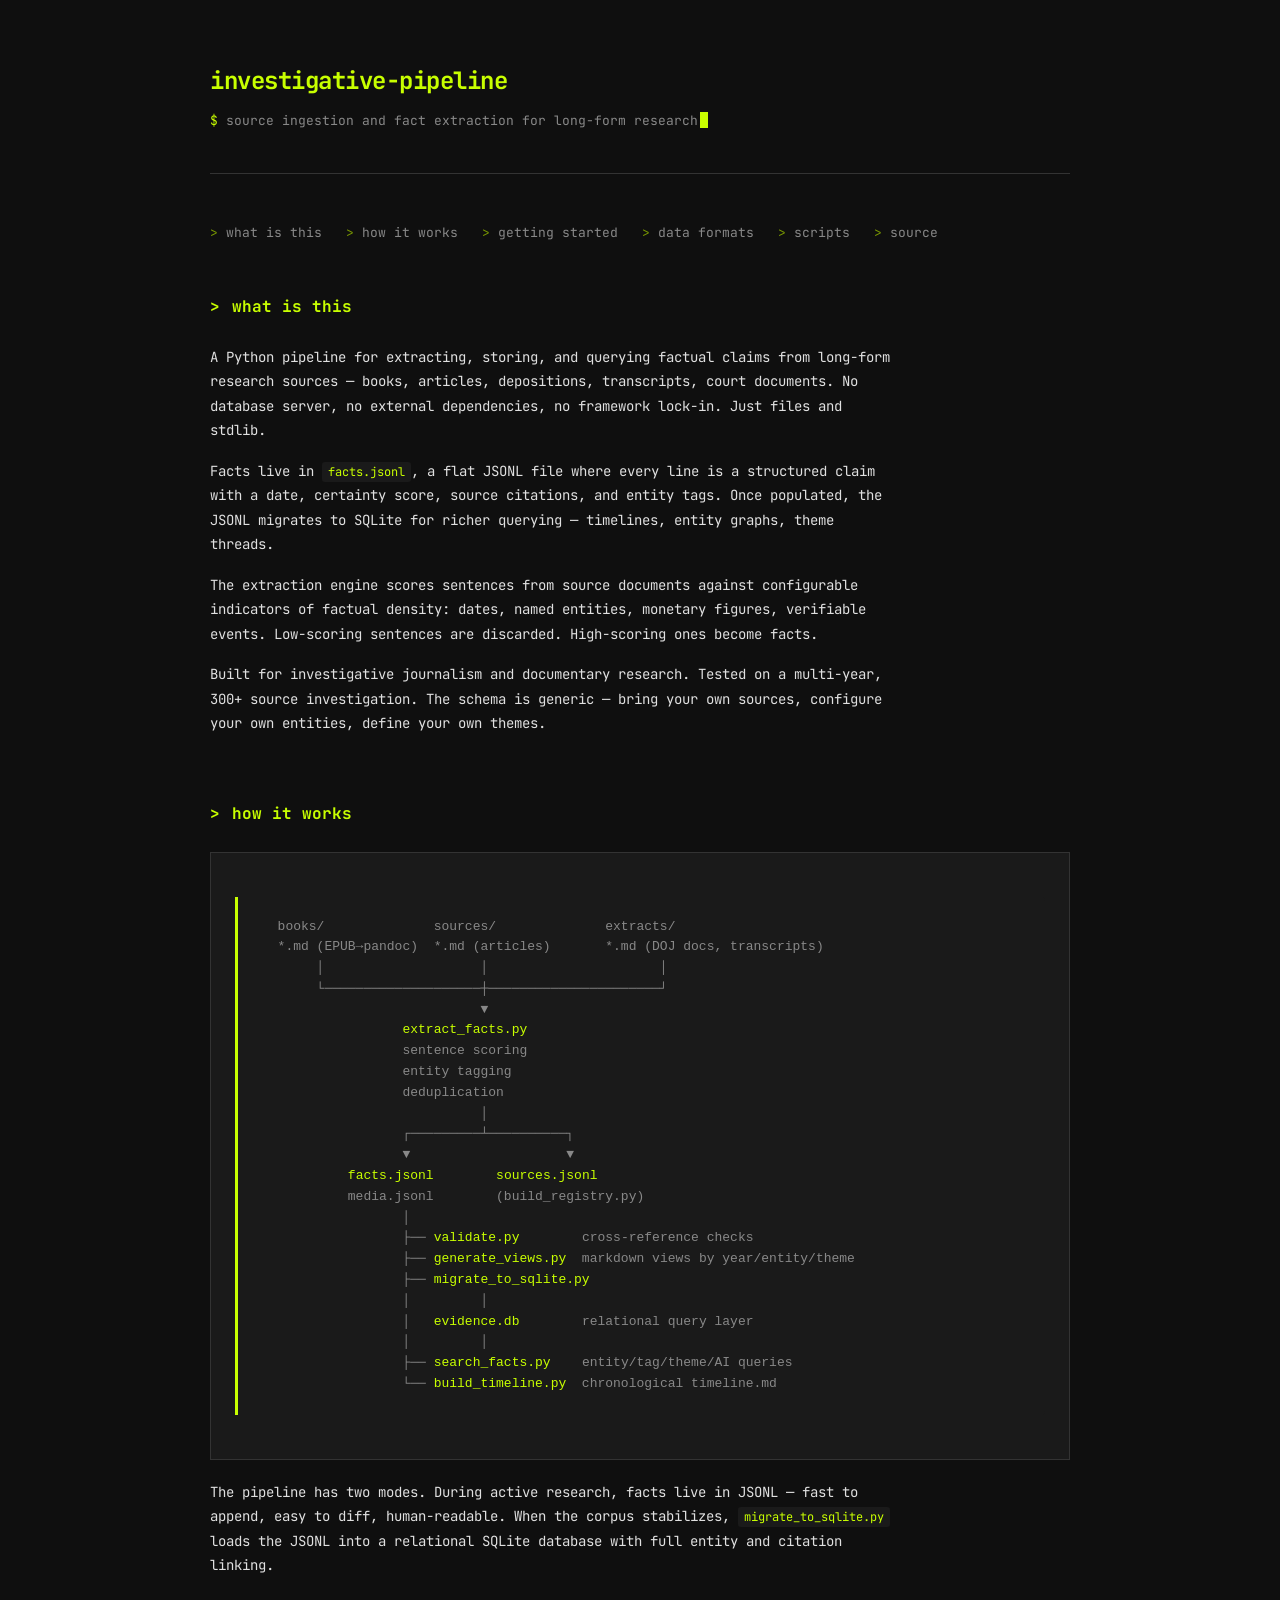
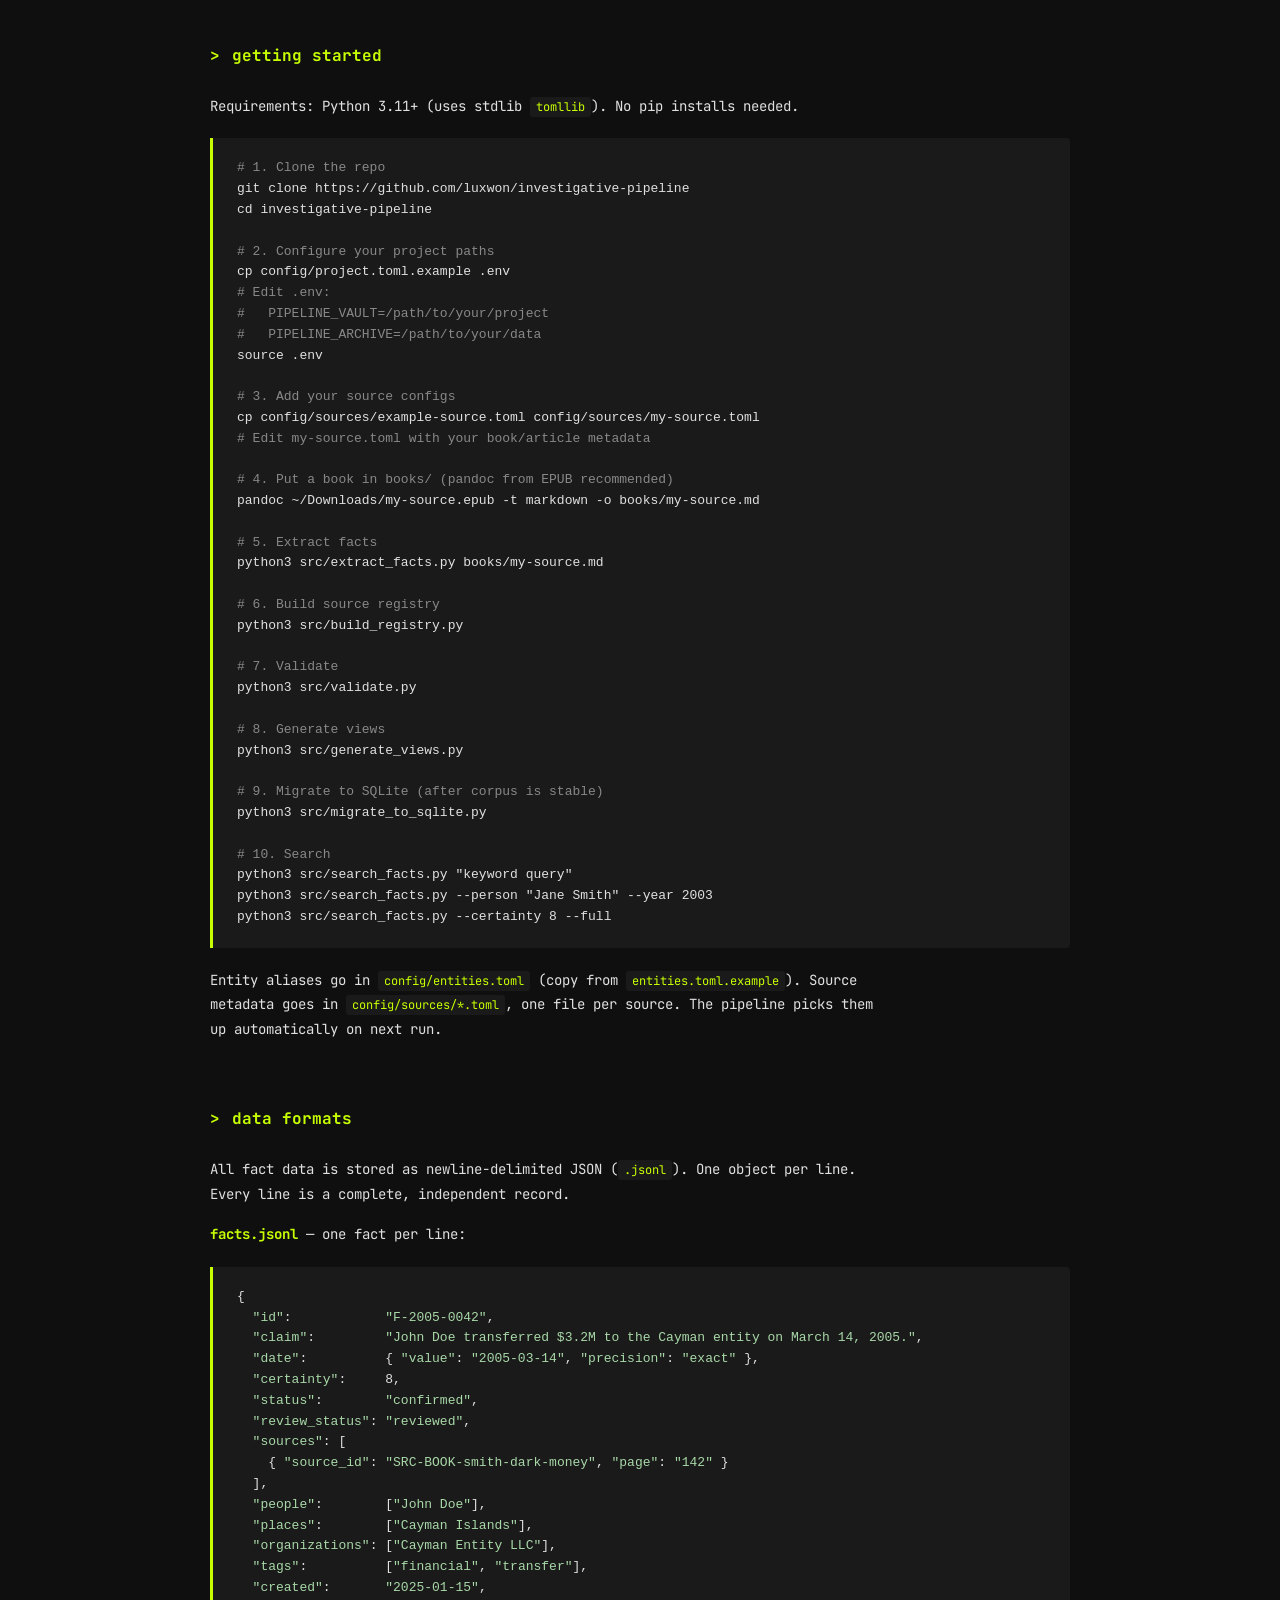
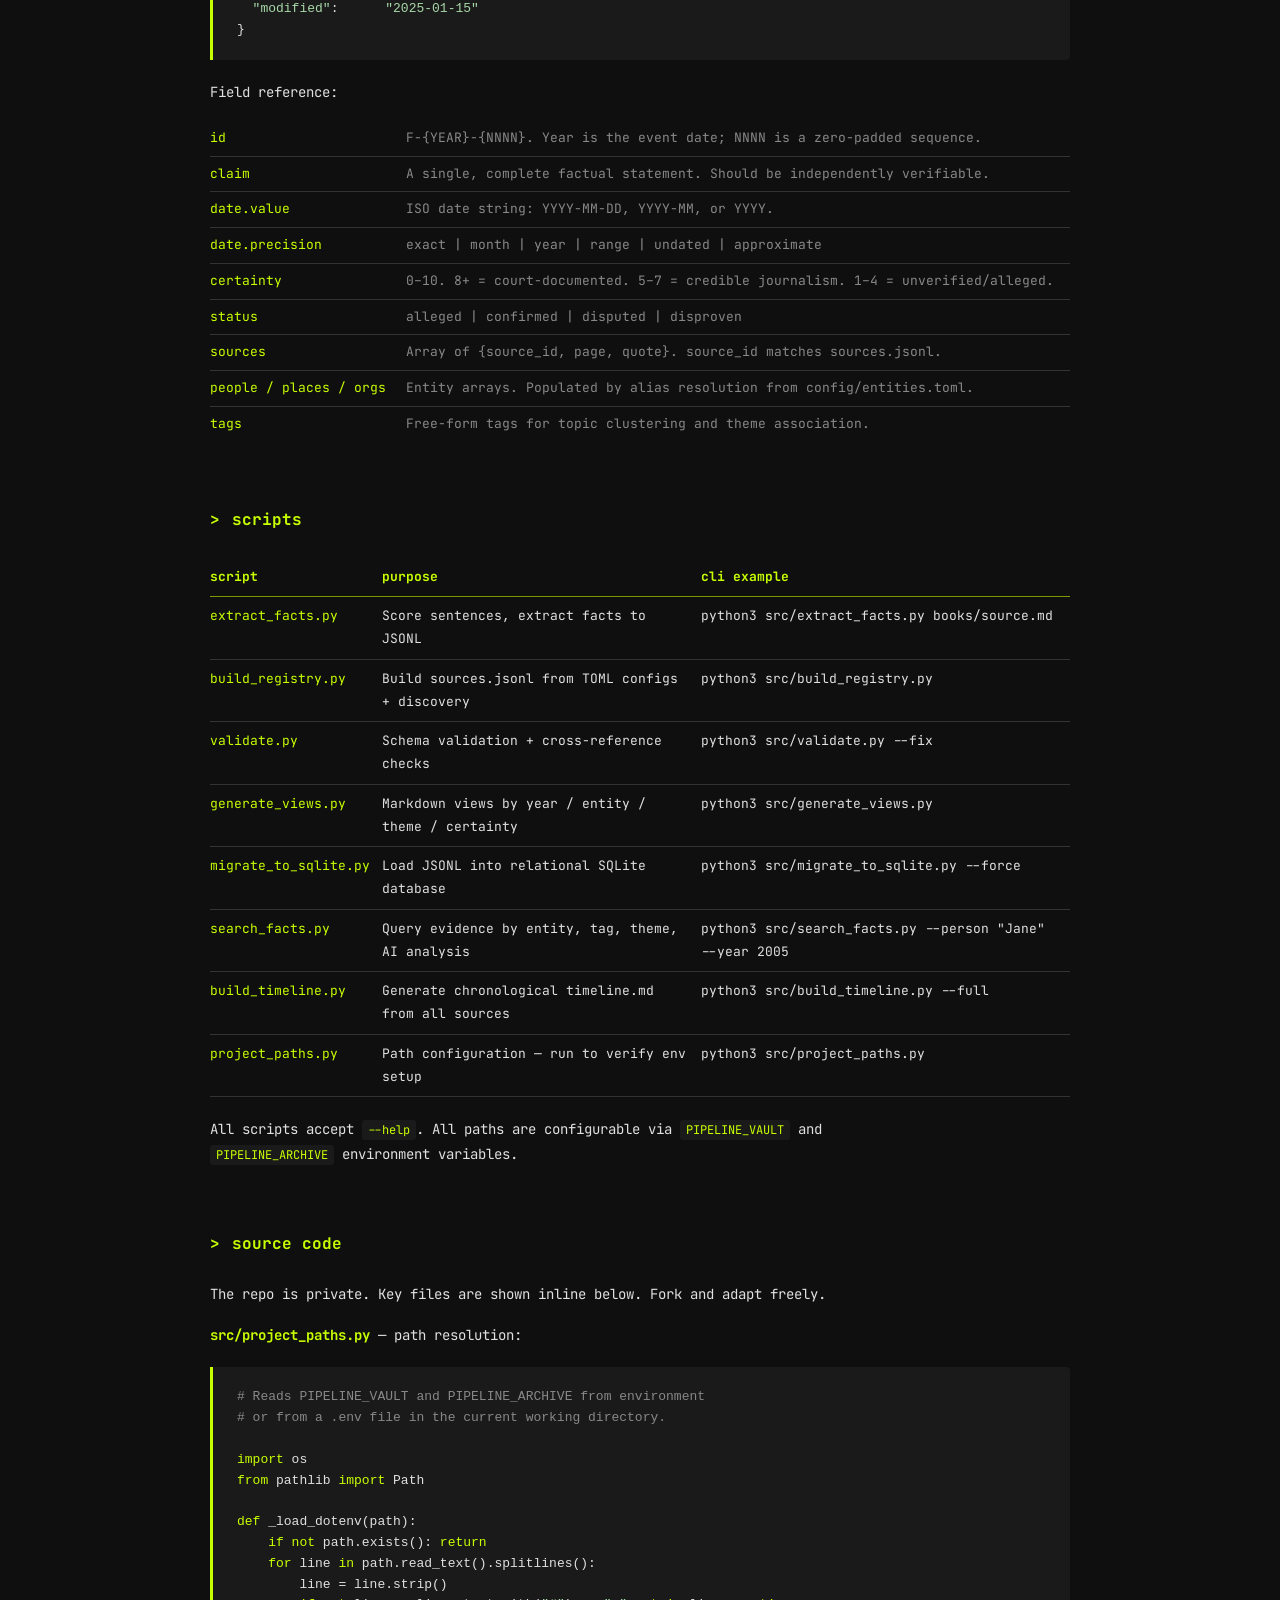
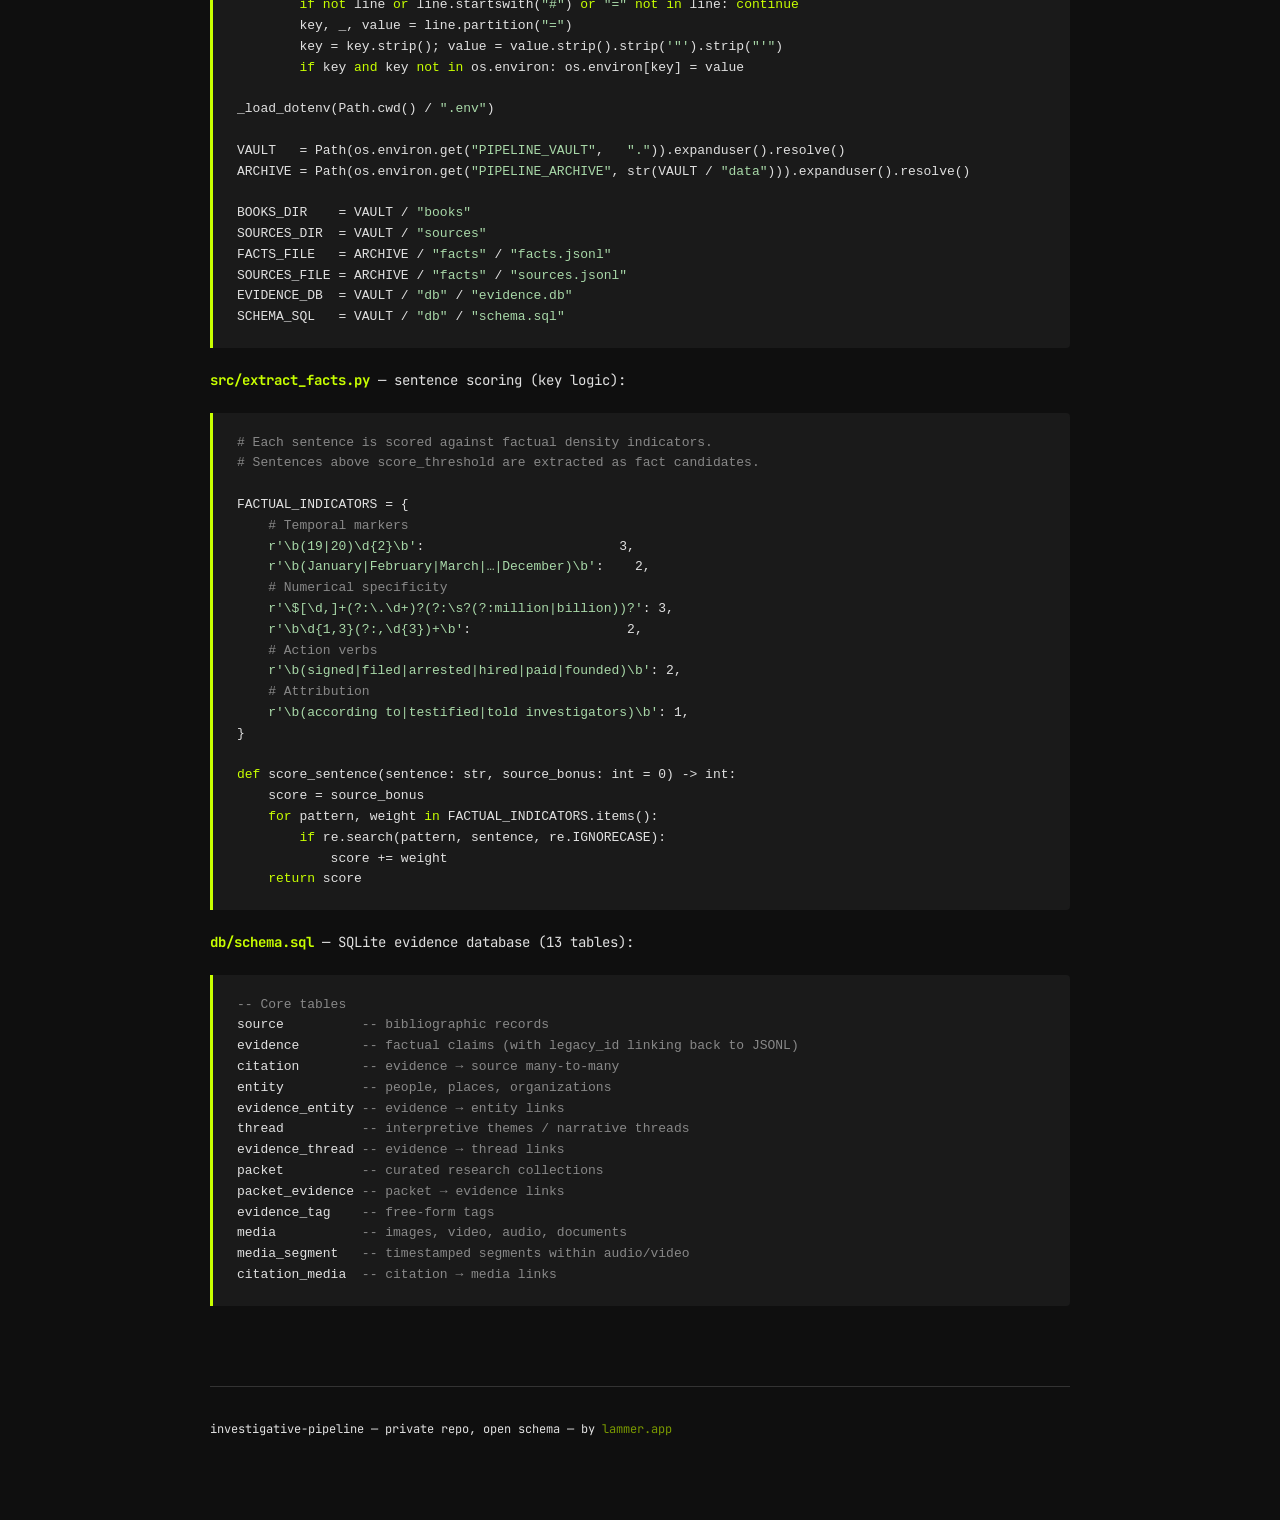
<file: site/index.html>
<!DOCTYPE html>
<html lang="en">
<head>
  <meta charset="UTF-8">
  <meta name="viewport" content="width=device-width, initial-scale=1.0">
  <title>investigative-pipeline</title>
  <link rel="preconnect" href="https://fonts.googleapis.com">
  <link rel="preconnect" href="https://fonts.gstatic.com" crossorigin>
  <link href="https://fonts.googleapis.com/css2?family=JetBrains+Mono:wght@400;700&display=swap" rel="stylesheet">
  <link rel="stylesheet" href="style.css">
</head>
<body>
<div class="container">

  <header>
    <div class="project-name">investigative-pipeline</div>
    <div class="project-tagline">
      <span class="prompt-prefix">$ </span>source ingestion and fact extraction for long-form research<span class="cursor"></span>
    </div>
  </header>

  <nav>
    <a href="#what">what is this</a>
    <a href="#how">how it works</a>
    <a href="#start">getting started</a>
    <a href="#formats">data formats</a>
    <a href="#scripts">scripts</a>
    <a href="#source">source</a>
  </nav>

  <!-- ── WHAT ────────────────────────────────────────────────────────────── -->

  <section id="what">
    <div class="section-header">
      <span class="section-prompt">&gt;</span>
      <span class="section-title">what is this</span>
    </div>

    <p>A Python pipeline for extracting, storing, and querying factual claims from long-form research sources — books, articles, depositions, transcripts, court documents. No database server, no external dependencies, no framework lock-in. Just files and stdlib.</p>

    <p>Facts live in <code>facts.jsonl</code>, a flat JSONL file where every line is a structured claim with a date, certainty score, source citations, and entity tags. Once populated, the JSONL migrates to SQLite for richer querying — timelines, entity graphs, theme threads.</p>

    <p>The extraction engine scores sentences from source documents against configurable indicators of factual density: dates, named entities, monetary figures, verifiable events. Low-scoring sentences are discarded. High-scoring ones become facts.</p>

    <p>Built for investigative journalism and documentary research. Tested on a multi-year, 300+ source investigation. The schema is generic — bring your own sources, configure your own entities, define your own themes.</p>
  </section>

  <!-- ── HOW ─────────────────────────────────────────────────────────────── -->

  <section id="how">
    <div class="section-header">
      <span class="section-prompt">&gt;</span>
      <span class="section-title">how it works</span>
    </div>

    <div class="ascii-diagram"><pre>
  books/              sources/              extracts/
  *.md (EPUB→pandoc)  *.md (articles)       *.md (DOJ docs, transcripts)
       │                    │                      │
       └────────────────────┼──────────────────────┘
                            ▼
                  <span class="hl">extract_facts.py</span>
                  sentence scoring
                  entity tagging
                  deduplication
                            │
                  ┌─────────┴──────────┐
                  ▼                    ▼
           <span class="hl">facts.jsonl</span>        <span class="hl">sources.jsonl</span>
           media.jsonl        (build_registry.py)
                  │
                  ├── <span class="hl">validate.py</span>        cross-reference checks
                  ├── <span class="hl">generate_views.py</span>  markdown views by year/entity/theme
                  ├── <span class="hl">migrate_to_sqlite.py</span>
                  │         │
                  │   <span class="hl">evidence.db</span>        relational query layer
                  │         │
                  ├── <span class="hl">search_facts.py</span>    entity/tag/theme/AI queries
                  └── <span class="hl">build_timeline.py</span>  chronological timeline.md
</pre></div>

    <p>The pipeline has two modes. During active research, facts live in JSONL — fast to append, easy to diff, human-readable. When the corpus stabilizes, <code>migrate_to_sqlite.py</code> loads the JSONL into a relational SQLite database with full entity and citation linking.</p>
  </section>

  <!-- ── GETTING STARTED ─────────────────────────────────────────────────── -->

  <section id="start">
    <div class="section-header">
      <span class="section-prompt">&gt;</span>
      <span class="section-title">getting started</span>
    </div>

    <p>Requirements: Python 3.11+ (uses stdlib <code>tomllib</code>). No pip installs needed.</p>

<pre><span class="comment"># 1. Clone the repo</span>
git clone https://github.com/luxwon/investigative-pipeline
cd investigative-pipeline

<span class="comment"># 2. Configure your project paths</span>
cp config/project.toml.example .env
<span class="comment"># Edit .env:</span>
<span class="comment">#   PIPELINE_VAULT=/path/to/your/project</span>
<span class="comment">#   PIPELINE_ARCHIVE=/path/to/your/data</span>
source .env

<span class="comment"># 3. Add your source configs</span>
cp config/sources/example-source.toml config/sources/my-source.toml
<span class="comment"># Edit my-source.toml with your book/article metadata</span>

<span class="comment"># 4. Put a book in books/ (pandoc from EPUB recommended)</span>
pandoc ~/Downloads/my-source.epub -t markdown -o books/my-source.md

<span class="comment"># 5. Extract facts</span>
python3 src/extract_facts.py books/my-source.md

<span class="comment"># 6. Build source registry</span>
python3 src/build_registry.py

<span class="comment"># 7. Validate</span>
python3 src/validate.py

<span class="comment"># 8. Generate views</span>
python3 src/generate_views.py

<span class="comment"># 9. Migrate to SQLite (after corpus is stable)</span>
python3 src/migrate_to_sqlite.py

<span class="comment"># 10. Search</span>
python3 src/search_facts.py "keyword query"
python3 src/search_facts.py --person "Jane Smith" --year 2003
python3 src/search_facts.py --certainty 8 --full</pre>

    <p>Entity aliases go in <code>config/entities.toml</code> (copy from <code>entities.toml.example</code>). Source metadata goes in <code>config/sources/*.toml</code>, one file per source. The pipeline picks them up automatically on next run.</p>
  </section>

  <!-- ── DATA FORMATS ────────────────────────────────────────────────────── -->

  <section id="formats">
    <div class="section-header">
      <span class="section-prompt">&gt;</span>
      <span class="section-title">data formats</span>
    </div>

    <p>All fact data is stored as newline-delimited JSON (<code>.jsonl</code>). One object per line. Every line is a complete, independent record.</p>

    <p><strong style="color: var(--green)">facts.jsonl</strong> — one fact per line:</p>

<pre>{
  <span class="string">"id"</span>:            <span class="string">"F-2005-0042"</span>,
  <span class="string">"claim"</span>:         <span class="string">"John Doe transferred $3.2M to the Cayman entity on March 14, 2005."</span>,
  <span class="string">"date"</span>:          { <span class="string">"value"</span>: <span class="string">"2005-03-14"</span>, <span class="string">"precision"</span>: <span class="string">"exact"</span> },
  <span class="string">"certainty"</span>:     <span class="number">8</span>,
  <span class="string">"status"</span>:        <span class="string">"confirmed"</span>,
  <span class="string">"review_status"</span>: <span class="string">"reviewed"</span>,
  <span class="string">"sources"</span>: [
    { <span class="string">"source_id"</span>: <span class="string">"SRC-BOOK-smith-dark-money"</span>, <span class="string">"page"</span>: <span class="string">"142"</span> }
  ],
  <span class="string">"people"</span>:        [<span class="string">"John Doe"</span>],
  <span class="string">"places"</span>:        [<span class="string">"Cayman Islands"</span>],
  <span class="string">"organizations"</span>: [<span class="string">"Cayman Entity LLC"</span>],
  <span class="string">"tags"</span>:          [<span class="string">"financial"</span>, <span class="string">"transfer"</span>],
  <span class="string">"created"</span>:       <span class="string">"2025-01-15"</span>,
  <span class="string">"modified"</span>:      <span class="string">"2025-01-15"</span>
}</pre>

    <p>Field reference:</p>

    <div>
      <div class="schema-field">
        <span class="field-name">id</span>
        <span class="field-desc">F-{YEAR}-{NNNN}. Year is the event date; NNNN is a zero-padded sequence.</span>
      </div>
      <div class="schema-field">
        <span class="field-name">claim</span>
        <span class="field-desc">A single, complete factual statement. Should be independently verifiable.</span>
      </div>
      <div class="schema-field">
        <span class="field-name">date.value</span>
        <span class="field-desc">ISO date string: YYYY-MM-DD, YYYY-MM, or YYYY.</span>
      </div>
      <div class="schema-field">
        <span class="field-name">date.precision</span>
        <span class="field-desc">exact | month | year | range | undated | approximate</span>
      </div>
      <div class="schema-field">
        <span class="field-name">certainty</span>
        <span class="field-desc">0–10. 8+ = court-documented. 5–7 = credible journalism. 1–4 = unverified/alleged.</span>
      </div>
      <div class="schema-field">
        <span class="field-name">status</span>
        <span class="field-desc">alleged | confirmed | disputed | disproven</span>
      </div>
      <div class="schema-field">
        <span class="field-name">sources</span>
        <span class="field-desc">Array of {source_id, page, quote}. source_id matches sources.jsonl.</span>
      </div>
      <div class="schema-field">
        <span class="field-name">people / places / orgs</span>
        <span class="field-desc">Entity arrays. Populated by alias resolution from config/entities.toml.</span>
      </div>
      <div class="schema-field">
        <span class="field-name">tags</span>
        <span class="field-desc">Free-form tags for topic clustering and theme association.</span>
      </div>
    </div>
  </section>

  <!-- ── SCRIPTS ─────────────────────────────────────────────────────────── -->

  <section id="scripts">
    <div class="section-header">
      <span class="section-prompt">&gt;</span>
      <span class="section-title">scripts</span>
    </div>

    <table>
      <thead>
        <tr>
          <th>script</th>
          <th>purpose</th>
          <th>cli example</th>
        </tr>
      </thead>
      <tbody>
        <tr>
          <td>extract_facts.py</td>
          <td>Score sentences, extract facts to JSONL</td>
          <td><code>python3 src/extract_facts.py books/source.md</code></td>
        </tr>
        <tr>
          <td>build_registry.py</td>
          <td>Build sources.jsonl from TOML configs + discovery</td>
          <td><code>python3 src/build_registry.py</code></td>
        </tr>
        <tr>
          <td>validate.py</td>
          <td>Schema validation + cross-reference checks</td>
          <td><code>python3 src/validate.py --fix</code></td>
        </tr>
        <tr>
          <td>generate_views.py</td>
          <td>Markdown views by year / entity / theme / certainty</td>
          <td><code>python3 src/generate_views.py</code></td>
        </tr>
        <tr>
          <td>migrate_to_sqlite.py</td>
          <td>Load JSONL into relational SQLite database</td>
          <td><code>python3 src/migrate_to_sqlite.py --force</code></td>
        </tr>
        <tr>
          <td>search_facts.py</td>
          <td>Query evidence by entity, tag, theme, AI analysis</td>
          <td><code>python3 src/search_facts.py --person "Jane" --year 2005</code></td>
        </tr>
        <tr>
          <td>build_timeline.py</td>
          <td>Generate chronological timeline.md from all sources</td>
          <td><code>python3 src/build_timeline.py --full</code></td>
        </tr>
        <tr>
          <td>project_paths.py</td>
          <td>Path configuration — run to verify env setup</td>
          <td><code>python3 src/project_paths.py</code></td>
        </tr>
      </tbody>
    </table>

    <p>All scripts accept <code>--help</code>. All paths are configurable via <code>PIPELINE_VAULT</code> and <code>PIPELINE_ARCHIVE</code> environment variables.</p>
  </section>

  <!-- ── SOURCE ──────────────────────────────────────────────────────────── -->

  <section id="source">
    <div class="section-header">
      <span class="section-prompt">&gt;</span>
      <span class="section-title">source code</span>
    </div>

    <p>The repo is private. Key files are shown inline below. Fork and adapt freely.</p>

    <p><strong style="color: var(--green)">src/project_paths.py</strong> — path resolution:</p>

<pre><span class="comment"># Reads PIPELINE_VAULT and PIPELINE_ARCHIVE from environment
# or from a .env file in the current working directory.</span>

<span class="keyword">import</span> os
<span class="keyword">from</span> pathlib <span class="keyword">import</span> Path

<span class="keyword">def</span> _load_dotenv(path):
    <span class="keyword">if not</span> path.exists(): <span class="keyword">return</span>
    <span class="keyword">for</span> line <span class="keyword">in</span> path.read_text().splitlines():
        line = line.strip()
        <span class="keyword">if not</span> line <span class="keyword">or</span> line.startswith(<span class="string">"#"</span>) <span class="keyword">or</span> <span class="string">"="</span> <span class="keyword">not in</span> line: <span class="keyword">continue</span>
        key, _, value = line.partition(<span class="string">"="</span>)
        key = key.strip(); value = value.strip().strip(<span class="string">'"'</span>).strip(<span class="string">"'"</span>)
        <span class="keyword">if</span> key <span class="keyword">and</span> key <span class="keyword">not in</span> os.environ: os.environ[key] = value

_load_dotenv(Path.cwd() / <span class="string">".env"</span>)

VAULT   = Path(os.environ.get(<span class="string">"PIPELINE_VAULT"</span>,   <span class="string">"."</span>)).expanduser().resolve()
ARCHIVE = Path(os.environ.get(<span class="string">"PIPELINE_ARCHIVE"</span>, str(VAULT / <span class="string">"data"</span>))).expanduser().resolve()

BOOKS_DIR    = VAULT / <span class="string">"books"</span>
SOURCES_DIR  = VAULT / <span class="string">"sources"</span>
FACTS_FILE   = ARCHIVE / <span class="string">"facts"</span> / <span class="string">"facts.jsonl"</span>
SOURCES_FILE = ARCHIVE / <span class="string">"facts"</span> / <span class="string">"sources.jsonl"</span>
EVIDENCE_DB  = VAULT / <span class="string">"db"</span> / <span class="string">"evidence.db"</span>
SCHEMA_SQL   = VAULT / <span class="string">"db"</span> / <span class="string">"schema.sql"</span></pre>

    <p><strong style="color: var(--green)">src/extract_facts.py</strong> — sentence scoring (key logic):</p>

<pre><span class="comment"># Each sentence is scored against factual density indicators.
# Sentences above score_threshold are extracted as fact candidates.</span>

FACTUAL_INDICATORS = {
    <span class="comment"># Temporal markers</span>
    <span class="string">r'\b(19|20)\d{2}\b'</span>:                         3,
    <span class="string">r'\b(January|February|March|…|December)\b'</span>:    2,
    <span class="comment"># Numerical specificity</span>
    <span class="string">r'\$[\d,]+(?:\.\d+)?(?:\s?(?:million|billion))?'</span>: 3,
    <span class="string">r'\b\d{1,3}(?:,\d{3})+\b'</span>:                    2,
    <span class="comment"># Action verbs</span>
    <span class="string">r'\b(signed|filed|arrested|hired|paid|founded)\b'</span>: 2,
    <span class="comment"># Attribution</span>
    <span class="string">r'\b(according to|testified|told investigators)\b'</span>: 1,
}

<span class="keyword">def</span> score_sentence(sentence: str, source_bonus: int = 0) -> int:
    score = source_bonus
    <span class="keyword">for</span> pattern, weight <span class="keyword">in</span> FACTUAL_INDICATORS.items():
        <span class="keyword">if</span> re.search(pattern, sentence, re.IGNORECASE):
            score += weight
    <span class="keyword">return</span> score</pre>

    <p><strong style="color: var(--green)">db/schema.sql</strong> — SQLite evidence database (13 tables):</p>

<pre><span class="comment">-- Core tables</span>
source          <span class="comment">-- bibliographic records</span>
evidence        <span class="comment">-- factual claims (with legacy_id linking back to JSONL)</span>
citation        <span class="comment">-- evidence → source many-to-many</span>
entity          <span class="comment">-- people, places, organizations</span>
evidence_entity <span class="comment">-- evidence → entity links</span>
thread          <span class="comment">-- interpretive themes / narrative threads</span>
evidence_thread <span class="comment">-- evidence → thread links</span>
packet          <span class="comment">-- curated research collections</span>
packet_evidence <span class="comment">-- packet → evidence links</span>
evidence_tag    <span class="comment">-- free-form tags</span>
media           <span class="comment">-- images, video, audio, documents</span>
media_segment   <span class="comment">-- timestamped segments within audio/video</span>
citation_media  <span class="comment">-- citation → media links</span></pre>

  </section>

  <footer>
    <p>investigative-pipeline &mdash; private repo, open schema &mdash; by <a href="https://lammer.app" style="color: var(--green-dim); text-decoration: none;">lammer.app</a></p>
  </footer>

</div>
</body>
</html>
</file>
<file: site/style.css>
/* investigative-pipeline — terminal theme */

:root {
  --bg:        #0f0f0f;
  --bg2:       #1a1a1a;
  --green:     #c8ff00;
  --green-dim: #7a9900;
  --text:      #e0e0e0;
  --text-dim:  #888;
  --border:    #333;
  --max-w:     860px;
}

* {
  box-sizing: border-box;
  margin: 0;
  padding: 0;
}

html {
  scroll-behavior: smooth;
}

body {
  background: var(--bg);
  color: var(--text);
  font-family: 'JetBrains Mono', 'Fira Code', 'Courier New', monospace;
  font-size: 14px;
  line-height: 1.75;
  padding: 0 20px 80px;
}

/* ── Layout ──────────────────────────────────────────────────────────────── */

.container {
  max-width: var(--max-w);
  margin: 0 auto;
}

/* ── Header ──────────────────────────────────────────────────────────────── */

header {
  padding: 60px 0 40px;
  border-bottom: 1px solid var(--border);
  margin-bottom: 48px;
}

.project-name {
  font-size: 24px;
  font-weight: 700;
  color: var(--green);
  letter-spacing: -0.5px;
}

.project-tagline {
  color: var(--text-dim);
  margin-top: 8px;
  font-size: 13px;
}

.prompt-prefix {
  color: var(--green);
}

/* ── Navigation ──────────────────────────────────────────────────────────── */

nav {
  margin-bottom: 48px;
  display: flex;
  flex-wrap: wrap;
  gap: 4px 24px;
}

nav a {
  color: var(--text-dim);
  text-decoration: none;
  font-size: 13px;
  transition: color 0.15s;
}

nav a:hover,
nav a:focus {
  color: var(--green);
  outline: none;
}

nav a::before {
  content: '> ';
  color: var(--green-dim);
}

/* ── Sections ────────────────────────────────────────────────────────────── */

section {
  margin-bottom: 64px;
}

.section-header {
  display: flex;
  align-items: baseline;
  gap: 12px;
  margin-bottom: 24px;
}

.section-prompt {
  color: var(--green);
  font-size: 16px;
  font-weight: 700;
  white-space: nowrap;
}

.section-title {
  color: var(--green);
  font-size: 16px;
  font-weight: 700;
}

/* ── Body text ───────────────────────────────────────────────────────────── */

p {
  color: var(--text);
  margin-bottom: 16px;
  max-width: 680px;
}

p:last-child {
  margin-bottom: 0;
}

/* ── Code blocks ─────────────────────────────────────────────────────────── */

pre {
  background: var(--bg2);
  border-left: 3px solid var(--green);
  padding: 20px 24px;
  overflow-x: auto;
  margin: 20px 0;
  border-radius: 0 4px 4px 0;
  font-size: 13px;
  line-height: 1.6;
}

code {
  font-family: inherit;
  color: var(--text);
}

.comment { color: var(--text-dim); }
.keyword { color: var(--green); }
.string  { color: #a8d8a8; }

/* Inline code */
p code, li code {
  background: var(--bg2);
  padding: 2px 6px;
  border-radius: 3px;
  font-size: 12px;
  color: var(--green);
}

/* ── ASCII diagram ───────────────────────────────────────────────────────── */

.ascii-diagram {
  background: var(--bg2);
  border: 1px solid var(--border);
  padding: 24px;
  font-size: 13px;
  color: var(--text-dim);
  overflow-x: auto;
  margin: 20px 0;
}

.ascii-diagram .hl {
  color: var(--green);
}

/* ── Tables ──────────────────────────────────────────────────────────────── */

table {
  width: 100%;
  border-collapse: collapse;
  font-size: 13px;
  margin: 20px 0;
}

th {
  text-align: left;
  color: var(--green);
  border-bottom: 1px solid var(--green-dim);
  padding: 8px 12px 8px 0;
  font-weight: 700;
}

td {
  padding: 8px 12px 8px 0;
  border-bottom: 1px solid var(--border);
  color: var(--text);
  vertical-align: top;
}

td:first-child {
  color: var(--green);
  white-space: nowrap;
}

/* ── Lists ───────────────────────────────────────────────────────────────── */

ul, ol {
  padding-left: 24px;
  margin-bottom: 16px;
}

li {
  margin-bottom: 6px;
}

li::marker {
  color: var(--green-dim);
}

/* ── Schema block ────────────────────────────────────────────────────────── */

.schema-field {
  display: grid;
  grid-template-columns: 180px 1fr;
  gap: 4px 16px;
  padding: 6px 0;
  border-bottom: 1px solid var(--border);
  font-size: 13px;
}

.schema-field:last-child {
  border-bottom: none;
}

.field-name {
  color: var(--green);
}

.field-desc {
  color: var(--text-dim);
}

/* ── Cursor blink ────────────────────────────────────────────────────────── */

.cursor {
  display: inline-block;
  width: 8px;
  height: 16px;
  background: var(--green);
  animation: blink 1.2s step-end infinite;
  vertical-align: -3px;
  margin-left: 2px;
}

@keyframes blink {
  0%, 100% { opacity: 1; }
  50%       { opacity: 0; }
}

/* ── Footer ──────────────────────────────────────────────────────────────── */

footer {
  border-top: 1px solid var(--border);
  padding-top: 32px;
  margin-top: 80px;
  color: var(--text-dim);
  font-size: 12px;
}

/* ── Responsive ──────────────────────────────────────────────────────────── */

@media (max-width: 600px) {
  body { font-size: 13px; }
  .project-name { font-size: 20px; }
  pre { padding: 14px 16px; }
  .schema-field { grid-template-columns: 1fr; }
}
</file>
